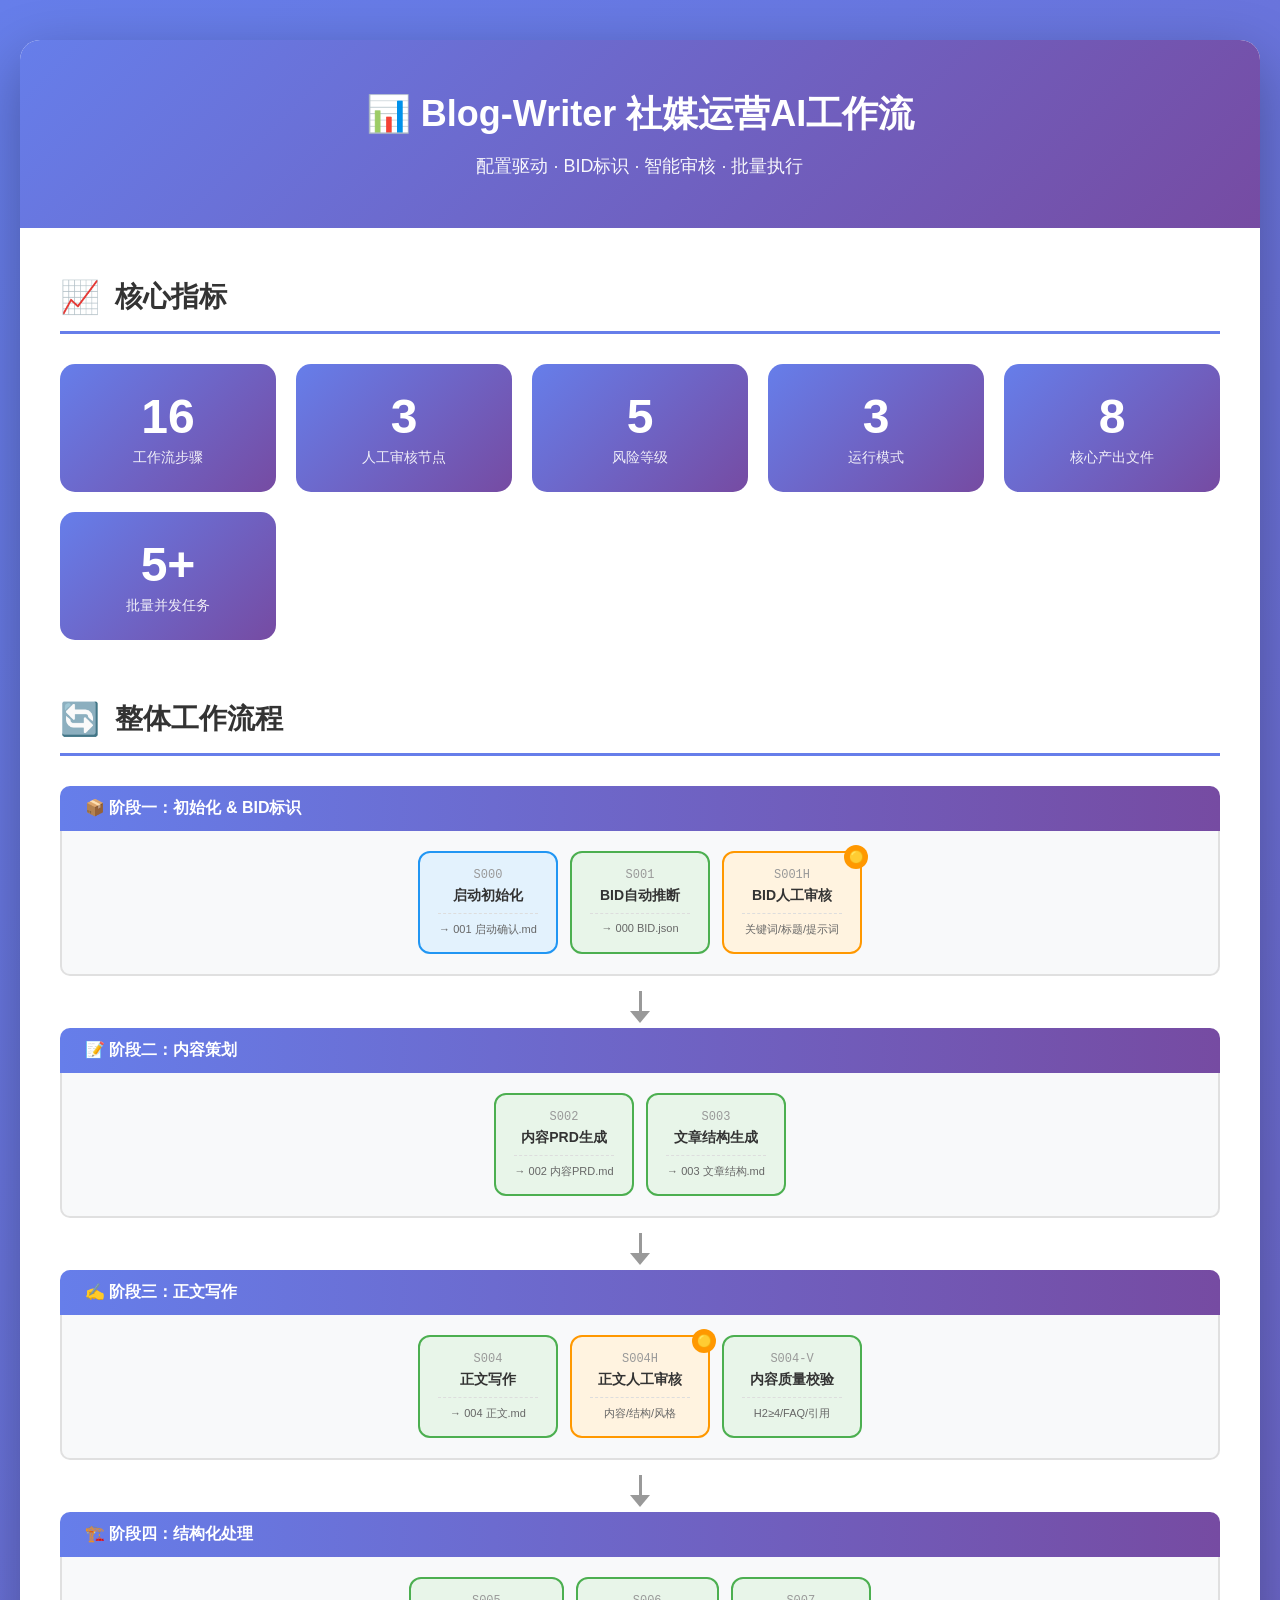
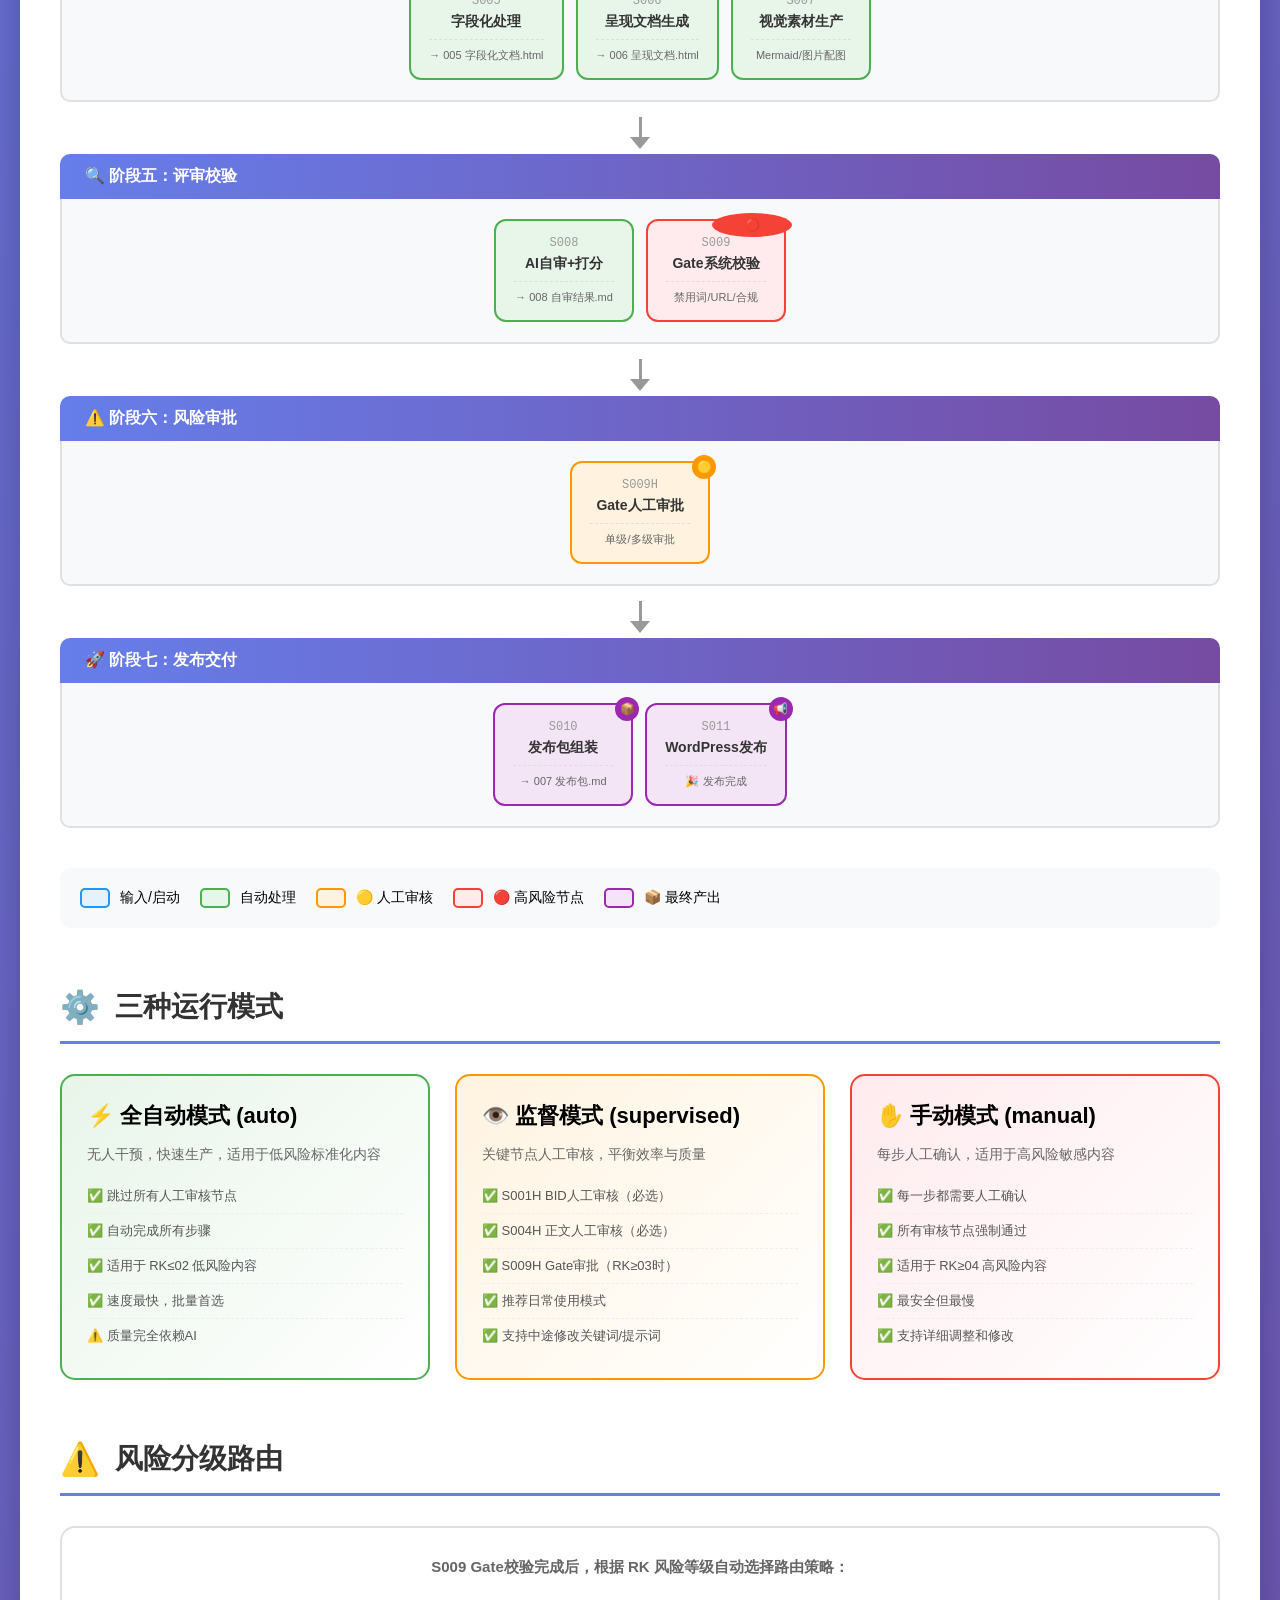
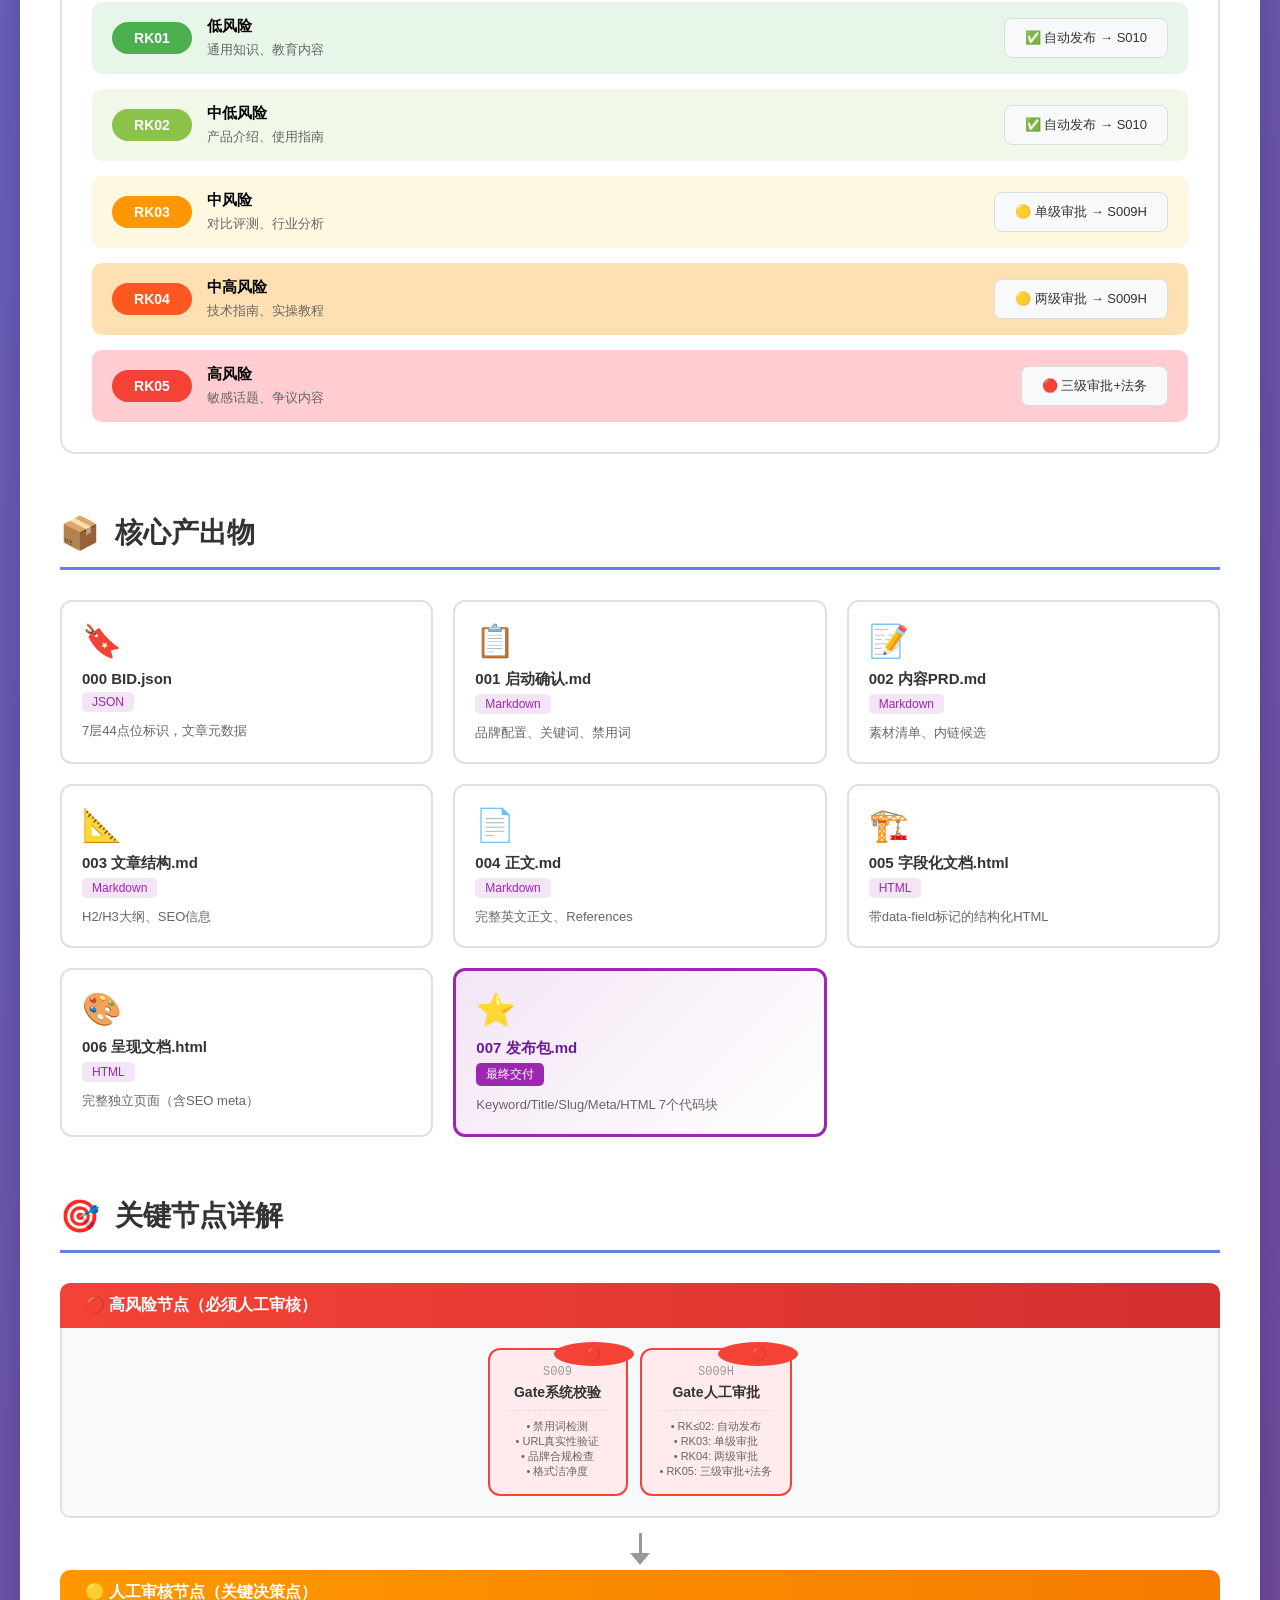
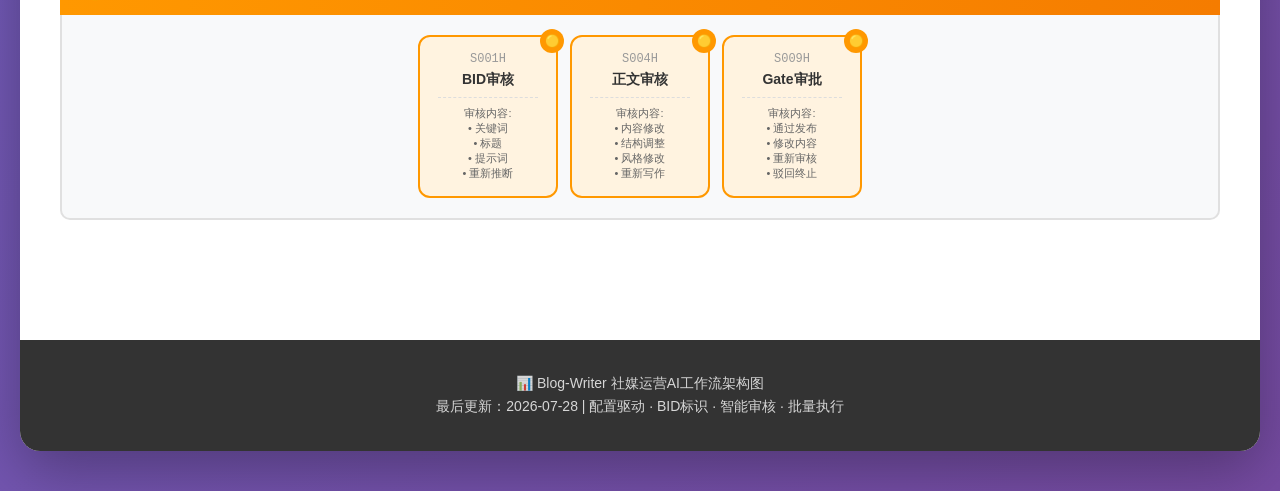
<file: docs/架构流程图.html>
<!DOCTYPE html>
<html lang="zh-CN">
<head>
    <meta charset="UTF-8">
    <meta name="viewport" content="width=device-width, initial-scale=1.0">
    <title>Blog-Writer 社媒运营AI工作流架构图</title>
    <style>
        * {
            margin: 0;
            padding: 0;
            box-sizing: border-box;
        }
        
        body {
            font-family: -apple-system, BlinkMacSystemFont, 'Segoe UI', 'PingFang SC', 'Hiragino Sans GB', 'Microsoft YaHei', sans-serif;
            background: linear-gradient(135deg, #667eea 0%, #764ba2 100%);
            min-height: 100vh;
            padding: 40px 20px;
        }
        
        .container {
            max-width: 1400px;
            margin: 0 auto;
            background: #fff;
            border-radius: 20px;
            box-shadow: 0 20px 60px rgba(0,0,0,0.3);
            overflow: hidden;
        }
        
        .header {
            background: linear-gradient(135deg, #667eea 0%, #764ba2 100%);
            color: #fff;
            padding: 50px 40px;
            text-align: center;
        }
        
        .header h1 {
            font-size: 36px;
            margin-bottom: 15px;
            font-weight: 700;
        }
        
        .header p {
            font-size: 18px;
            opacity: 0.95;
        }
        
        .content {
            padding: 50px 40px;
        }
        
        .section {
            margin-bottom: 60px;
        }
        
        .section-title {
            font-size: 28px;
            font-weight: 700;
            color: #333;
            margin-bottom: 30px;
            padding-bottom: 15px;
            border-bottom: 3px solid #667eea;
            display: flex;
            align-items: center;
            gap: 15px;
        }
        
        .section-title .icon {
            font-size: 32px;
        }
        
        .flowchart {
            display: flex;
            flex-direction: column;
            align-items: center;
            gap: 0;
        }
        
        .flow-phase {
            width: 100%;
            margin-bottom: 10px;
        }
        
        .phase-header {
            background: linear-gradient(90deg, #667eea 0%, #764ba2 100%);
            color: #fff;
            padding: 12px 25px;
            border-radius: 10px 10px 0 0;
            font-weight: 600;
            font-size: 16px;
            display: flex;
            align-items: center;
            gap: 10px;
        }
        
        .phase-content {
            background: #f8f9fa;
            border: 2px solid #e0e0e0;
            border-top: none;
            border-radius: 0 0 10px 10px;
            padding: 20px;
            display: flex;
            flex-wrap: wrap;
            gap: 12px;
            justify-content: center;
        }
        
        .node {
            background: #fff;
            border: 2px solid #ddd;
            border-radius: 12px;
            padding: 15px 18px;
            min-width: 140px;
            text-align: center;
            transition: all 0.3s ease;
            cursor: pointer;
            position: relative;
        }
        
        .node:hover {
            transform: translateY(-3px);
            box-shadow: 0 8px 25px rgba(0,0,0,0.15);
        }
        
        .node .step-id {
            font-size: 12px;
            color: #999;
            margin-bottom: 5px;
            font-family: monospace;
        }
        
        .node .step-name {
            font-size: 14px;
            font-weight: 600;
            color: #333;
        }
        
        .node .step-output {
            font-size: 11px;
            color: #666;
            margin-top: 8px;
            padding-top: 8px;
            border-top: 1px dashed #ddd;
        }
        
        .node.input {
            border-color: #2196F3;
            background: #E3F2FD;
        }
        
        .node.process {
            border-color: #4CAF50;
            background: #E8F5E9;
        }
        
        .node.review {
            border-color: #FF9800;
            background: #FFF3E0;
        }
        
        .node.risk {
            border-color: #f44336;
            background: #FFEBEE;
        }
        
        .node.output {
            border-color: #9C27B0;
            background: #F3E5F5;
        }
        
        .node .badge {
            position: absolute;
            top: -8px;
            right: -8px;
            width: 24px;
            height: 24px;
            border-radius: 50%;
            display: flex;
            align-items: center;
            justify-content: center;
            font-size: 12px;
            color: #fff;
            font-weight: bold;
        }
        
        .badge.review-badge {
            background: #FF9800;
        }
        
        .badge.risk-badge {
            background: #f44336;
        }
        
        .badge.output-badge {
            background: #9C27B0;
        }
        
        .arrow {
            display: flex;
            flex-direction: column;
            align-items: center;
            margin: 5px 0;
        }
        
        .arrow-line {
            width: 3px;
            height: 20px;
            background: #999;
        }
        
        .arrow-head {
            width: 0;
            height: 0;
            border-left: 10px solid transparent;
            border-right: 10px solid transparent;
            border-top: 12px solid #999;
        }
        
        .legend {
            display: flex;
            flex-wrap: wrap;
            gap: 20px;
            margin-top: 30px;
            padding: 20px;
            background: #f8f9fa;
            border-radius: 10px;
        }
        
        .legend-item {
            display: flex;
            align-items: center;
            gap: 10px;
            font-size: 14px;
        }
        
        .legend-color {
            width: 30px;
            height: 20px;
            border-radius: 5px;
            border: 2px solid #ddd;
        }
        
        .stats-grid {
            display: grid;
            grid-template-columns: repeat(auto-fit, minmax(200px, 1fr));
            gap: 20px;
            margin-bottom: 30px;
        }
        
        .stat-card {
            background: linear-gradient(135deg, #667eea 0%, #764ba2 100%);
            color: #fff;
            padding: 25px;
            border-radius: 15px;
            text-align: center;
        }
        
        .stat-card .number {
            font-size: 48px;
            font-weight: 700;
        }
        
        .stat-card .label {
            font-size: 14px;
            opacity: 0.9;
            margin-top: 5px;
        }
        
        .mode-comparison {
            display: grid;
            grid-template-columns: repeat(auto-fit, minmax(300px, 1fr));
            gap: 25px;
        }
        
        .mode-card {
            background: #fff;
            border: 2px solid #e0e0e0;
            border-radius: 15px;
            padding: 25px;
            transition: all 0.3s ease;
        }
        
        .mode-card:hover {
            transform: translateY(-5px);
            box-shadow: 0 15px 40px rgba(0,0,0,0.15);
        }
        
        .mode-card.auto {
            border-color: #4CAF50;
            background: linear-gradient(135deg, #E8F5E9 0%, #fff 100%);
        }
        
        .mode-card.supervised {
            border-color: #FF9800;
            background: linear-gradient(135deg, #FFF3E0 0%, #fff 100%);
        }
        
        .mode-card.manual {
            border-color: #f44336;
            background: linear-gradient(135deg, #FFEBEE 0%, #fff 100%);
        }
        
        .mode-card h3 {
            font-size: 22px;
            margin-bottom: 15px;
            display: flex;
            align-items: center;
            gap: 10px;
        }
        
        .mode-card .mode-desc {
            font-size: 14px;
            color: #666;
            margin-bottom: 15px;
        }
        
        .mode-card .mode-features {
            list-style: none;
            padding: 0;
        }
        
        .mode-card .mode-features li {
            padding: 8px 0;
            font-size: 13px;
            color: #555;
            border-bottom: 1px dashed #eee;
        }
        
        .mode-card .mode-features li:last-child {
            border-bottom: none;
        }
        
        .risk-flow {
            background: #fff;
            border: 2px solid #e0e0e0;
            border-radius: 15px;
            padding: 30px;
        }
        
        .risk-levels {
            display: flex;
            flex-direction: column;
            gap: 15px;
        }
        
        .risk-item {
            display: flex;
            align-items: center;
            gap: 15px;
            padding: 15px 20px;
            border-radius: 10px;
            transition: all 0.3s ease;
        }
        
        .risk-item:hover {
            transform: translateX(5px);
        }
        
        .risk-badge {
            padding: 8px 15px;
            border-radius: 20px;
            font-weight: 600;
            font-size: 14px;
            min-width: 80px;
            text-align: center;
            color: #fff;
        }
        
        .risk-low {
            background: #4CAF50;
        }
        
        .risk-medium-low {
            background: #8BC34A;
        }
        
        .risk-medium {
            background: #FF9800;
        }
        
        .risk-medium-high {
            background: #FF5722;
        }
        
        .risk-high {
            background: #f44336;
        }
        
        .risk-info {
            flex: 1;
        }
        
        .risk-info .rk-label {
            font-weight: 600;
            font-size: 15px;
            margin-bottom: 5px;
        }
        
        .risk-info .rk-desc {
            font-size: 13px;
            color: #666;
        }
        
        .risk-action {
            padding: 10px 20px;
            background: #f8f9fa;
            border-radius: 8px;
            font-size: 13px;
            font-weight: 500;
            color: #333;
            border: 1px solid #ddd;
        }
        
        .output-grid {
            display: grid;
            grid-template-columns: repeat(auto-fit, minmax(280px, 1fr));
            gap: 20px;
        }
        
        .output-card {
            background: #fff;
            border: 2px solid #e0e0e0;
            border-radius: 12px;
            padding: 20px;
            transition: all 0.3s ease;
        }
        
        .output-card:hover {
            border-color: #9C27B0;
            box-shadow: 0 10px 30px rgba(156, 39, 176, 0.15);
        }
        
        .output-card .output-icon {
            font-size: 32px;
            margin-bottom: 10px;
        }
        
        .output-card .output-name {
            font-weight: 600;
            font-size: 15px;
            color: #333;
            margin-bottom: 5px;
        }
        
        .output-card .output-format {
            display: inline-block;
            padding: 3px 10px;
            background: #F3E5F5;
            color: #9C27B0;
            border-radius: 5px;
            font-size: 12px;
            margin-bottom: 10px;
        }
        
        .output-card .output-desc {
            font-size: 13px;
            color: #666;
        }
        
        .output-card.final {
            background: linear-gradient(135deg, #F3E5F5 0%, #fff 100%);
            border-color: #9C27B0;
            border-width: 3px;
        }
        
        .output-card.final .output-name {
            color: #6A1B9A;
        }
        
        .footer {
            background: #333;
            color: #fff;
            padding: 30px 40px;
            text-align: center;
        }
        
        .footer p {
            margin: 5px 0;
            font-size: 14px;
            opacity: 0.8;
        }
        
        @media (max-width: 768px) {
            body {
                padding: 20px 10px;
            }
            
            .content {
                padding: 30px 20px;
            }
            
            .header {
                padding: 30px 20px;
            }
            
            .header h1 {
                font-size: 24px;
            }
            
            .section-title {
                font-size: 22px;
            }
            
            .node {
                min-width: 120px;
                padding: 12px 14px;
            }
            
            .stat-card .number {
                font-size: 36px;
            }
        }
    </style>
</head>
<body>
    <div class="container">
        <div class="header">
            <h1>📊 Blog-Writer 社媒运营AI工作流</h1>
            <p>配置驱动 · BID标识 · 智能审核 · 批量执行</p>
        </div>
        
        <div class="content">
            <!-- 统计数据 -->
            <div class="section">
                <div class="section-title">
                    <span class="icon">📈</span>
                    核心指标
                </div>
                <div class="stats-grid">
                    <div class="stat-card">
                        <div class="number">16</div>
                        <div class="label">工作流步骤</div>
                    </div>
                    <div class="stat-card">
                        <div class="number">3</div>
                        <div class="label">人工审核节点</div>
                    </div>
                    <div class="stat-card">
                        <div class="number">5</div>
                        <div class="label">风险等级</div>
                    </div>
                    <div class="stat-card">
                        <div class="number">3</div>
                        <div class="label">运行模式</div>
                    </div>
                    <div class="stat-card">
                        <div class="number">8</div>
                        <div class="label">核心产出文件</div>
                    </div>
                    <div class="stat-card">
                        <div class="number">5+</div>
                        <div class="label">批量并发任务</div>
                    </div>
                </div>
            </div>
            
            <!-- 整体流程图 -->
            <div class="section">
                <div class="section-title">
                    <span class="icon">🔄</span>
                    整体工作流程
                </div>
                
                <div class="flowchart">
                    <!-- 阶段1: 初始化 -->
                    <div class="flow-phase">
                        <div class="phase-header">📦 阶段一：初始化 & BID标识</div>
                        <div class="phase-content">
                            <div class="node input">
                                <div class="step-id">S000</div>
                                <div class="step-name">启动初始化</div>
                                <div class="step-output">→ 001 启动确认.md</div>
                            </div>
                            <div class="node process">
                                <div class="step-id">S001</div>
                                <div class="step-name">BID自动推断</div>
                                <div class="step-output">→ 000 BID.json</div>
                            </div>
                            <div class="node review">
                                <span class="badge review-badge">🟡</span>
                                <div class="step-id">S001H</div>
                                <div class="step-name">BID人工审核</div>
                                <div class="step-output">关键词/标题/提示词</div>
                            </div>
                        </div>
                    </div>
                    
                    <div class="arrow">
                        <div class="arrow-line"></div>
                        <div class="arrow-head"></div>
                    </div>
                    
                    <!-- 阶段2: 内容策划 -->
                    <div class="flow-phase">
                        <div class="phase-header">📝 阶段二：内容策划</div>
                        <div class="phase-content">
                            <div class="node process">
                                <div class="step-id">S002</div>
                                <div class="step-name">内容PRD生成</div>
                                <div class="step-output">→ 002 内容PRD.md</div>
                            </div>
                            <div class="node process">
                                <div class="step-id">S003</div>
                                <div class="step-name">文章结构生成</div>
                                <div class="step-output">→ 003 文章结构.md</div>
                            </div>
                        </div>
                    </div>
                    
                    <div class="arrow">
                        <div class="arrow-line"></div>
                        <div class="arrow-head"></div>
                    </div>
                    
                    <!-- 阶段3: 正文写作 -->
                    <div class="flow-phase">
                        <div class="phase-header">✍️ 阶段三：正文写作</div>
                        <div class="phase-content">
                            <div class="node process">
                                <div class="step-id">S004</div>
                                <div class="step-name">正文写作</div>
                                <div class="step-output">→ 004 正文.md</div>
                            </div>
                            <div class="node review">
                                <span class="badge review-badge">🟡</span>
                                <div class="step-id">S004H</div>
                                <div class="step-name">正文人工审核</div>
                                <div class="step-output">内容/结构/风格</div>
                            </div>
                            <div class="node process">
                                <div class="step-id">S004-V</div>
                                <div class="step-name">内容质量校验</div>
                                <div class="step-output">H2≥4/FAQ/引用</div>
                            </div>
                        </div>
                    </div>
                    
                    <div class="arrow">
                        <div class="arrow-line"></div>
                        <div class="arrow-head"></div>
                    </div>
                    
                    <!-- 阶段4: 结构化处理 -->
                    <div class="flow-phase">
                        <div class="phase-header">🏗️ 阶段四：结构化处理</div>
                        <div class="phase-content">
                            <div class="node process">
                                <div class="step-id">S005</div>
                                <div class="step-name">字段化处理</div>
                                <div class="step-output">→ 005 字段化文档.html</div>
                            </div>
                            <div class="node process">
                                <div class="step-id">S006</div>
                                <div class="step-name">呈现文档生成</div>
                                <div class="step-output">→ 006 呈现文档.html</div>
                            </div>
                            <div class="node process">
                                <div class="step-id">S007</div>
                                <div class="step-name">视觉素材生产</div>
                                <div class="step-output">Mermaid/图片配图</div>
                            </div>
                        </div>
                    </div>
                    
                    <div class="arrow">
                        <div class="arrow-line"></div>
                        <div class="arrow-head"></div>
                    </div>
                    
                    <!-- 阶段5: 评审校验 -->
                    <div class="flow-phase">
                        <div class="phase-header">🔍 阶段五：评审校验</div>
                        <div class="phase-content">
                            <div class="node process">
                                <div class="step-id">S008</div>
                                <div class="step-name">AI自审+打分</div>
                                <div class="step-output">→ 008 自审结果.md</div>
                            </div>
                            <div class="node risk">
                                <span class="badge risk-badge">🔴</span>
                                <div class="step-id">S009</div>
                                <div class="step-name">Gate系统校验</div>
                                <div class="step-output">禁用词/URL/合规</div>
                            </div>
                        </div>
                    </div>
                    
                    <div class="arrow">
                        <div class="arrow-line"></div>
                        <div class="arrow-head"></div>
                    </div>
                    
                    <!-- 阶段6: 风险审批 -->
                    <div class="flow-phase">
                        <div class="phase-header">⚠️ 阶段六：风险审批</div>
                        <div class="phase-content">
                            <div class="node review">
                                <span class="badge review-badge">🟡</span>
                                <div class="step-id">S009H</div>
                                <div class="step-name">Gate人工审批</div>
                                <div class="step-output">单级/多级审批</div>
                            </div>
                        </div>
                    </div>
                    
                    <div class="arrow">
                        <div class="arrow-line"></div>
                        <div class="arrow-head"></div>
                    </div>
                    
                    <!-- 阶段7: 发布 -->
                    <div class="flow-phase">
                        <div class="phase-header">🚀 阶段七：发布交付</div>
                        <div class="phase-content">
                            <div class="node output">
                                <span class="badge output-badge">📦</span>
                                <div class="step-id">S010</div>
                                <div class="step-name">发布包组装</div>
                                <div class="step-output">→ 007 发布包.md</div>
                            </div>
                            <div class="node output">
                                <span class="badge output-badge">📢</span>
                                <div class="step-id">S011</div>
                                <div class="step-name">WordPress发布</div>
                                <div class="step-output">🎉 发布完成</div>
                            </div>
                        </div>
                    </div>
                </div>
                
                <!-- 图例 -->
                <div class="legend">
                    <div class="legend-item">
                        <div class="legend-color" style="background: #E3F2FD; border-color: #2196F3;"></div>
                        <span>输入/启动</span>
                    </div>
                    <div class="legend-item">
                        <div class="legend-color" style="background: #E8F5E9; border-color: #4CAF50;"></div>
                        <span>自动处理</span>
                    </div>
                    <div class="legend-item">
                        <div class="legend-color" style="background: #FFF3E0; border-color: #FF9800;"></div>
                        <span>🟡 人工审核</span>
                    </div>
                    <div class="legend-item">
                        <div class="legend-color" style="background: #FFEBEE; border-color: #f44336;"></div>
                        <span>🔴 高风险节点</span>
                    </div>
                    <div class="legend-item">
                        <div class="legend-color" style="background: #F3E5F5; border-color: #9C27B0;"></div>
                        <span>📦 最终产出</span>
                    </div>
                </div>
            </div>
            
            <!-- 三种运行模式 -->
            <div class="section">
                <div class="section-title">
                    <span class="icon">⚙️</span>
                    三种运行模式
                </div>
                
                <div class="mode-comparison">
                    <div class="mode-card auto">
                        <h3>⚡ 全自动模式 (auto)</h3>
                        <p class="mode-desc">无人干预，快速生产，适用于低风险标准化内容</p>
                        <ul class="mode-features">
                            <li>✅ 跳过所有人工审核节点</li>
                            <li>✅ 自动完成所有步骤</li>
                            <li>✅ 适用于 RK≤02 低风险内容</li>
                            <li>✅ 速度最快，批量首选</li>
                            <li>⚠️ 质量完全依赖AI</li>
                        </ul>
                    </div>
                    
                    <div class="mode-card supervised">
                        <h3>👁️ 监督模式 (supervised)</h3>
                        <p class="mode-desc">关键节点人工审核，平衡效率与质量</p>
                        <ul class="mode-features">
                            <li>✅ S001H BID人工审核（必选）</li>
                            <li>✅ S004H 正文人工审核（必选）</li>
                            <li>✅ S009H Gate审批（RK≥03时）</li>
                            <li>✅ 推荐日常使用模式</li>
                            <li>✅ 支持中途修改关键词/提示词</li>
                        </ul>
                    </div>
                    
                    <div class="mode-card manual">
                        <h3>✋ 手动模式 (manual)</h3>
                        <p class="mode-desc">每步人工确认，适用于高风险敏感内容</p>
                        <ul class="mode-features">
                            <li>✅ 每一步都需要人工确认</li>
                            <li>✅ 所有审核节点强制通过</li>
                            <li>✅ 适用于 RK≥04 高风险内容</li>
                            <li>✅ 最安全但最慢</li>
                            <li>✅ 支持详细调整和修改</li>
                        </ul>
                    </div>
                </div>
            </div>
            
            <!-- 风险分级路由 -->
            <div class="section">
                <div class="section-title">
                    <span class="icon">⚠️</span>
                    风险分级路由
                </div>
                
                <div class="risk-flow">
                    <p style="text-align: center; margin-bottom: 25px; font-size: 15px; color: #666;">
                        <strong>S009 Gate校验完成后，根据 RK 风险等级自动选择路由策略：</strong>
                    </p>
                    
                    <div class="risk-levels">
                        <div class="risk-item" style="background: #E8F5E9;">
                            <div class="risk-badge risk-low">RK01</div>
                            <div class="risk-info">
                                <div class="rk-label">低风险</div>
                                <div class="rk-desc">通用知识、教育内容</div>
                            </div>
                            <div class="risk-action">✅ 自动发布 → S010</div>
                        </div>
                        
                        <div class="risk-item" style="background: #F1F8E9;">
                            <div class="risk-badge risk-medium-low">RK02</div>
                            <div class="risk-info">
                                <div class="rk-label">中低风险</div>
                                <div class="rk-desc">产品介绍、使用指南</div>
                            </div>
                            <div class="risk-action">✅ 自动发布 → S010</div>
                        </div>
                        
                        <div class="risk-item" style="background: #FFF8E1;">
                            <div class="risk-badge risk-medium">RK03</div>
                            <div class="risk-info">
                                <div class="rk-label">中风险</div>
                                <div class="rk-desc">对比评测、行业分析</div>
                            </div>
                            <div class="risk-action">🟡 单级审批 → S009H</div>
                        </div>
                        
                        <div class="risk-item" style="background: #FFE0B2;">
                            <div class="risk-badge risk-medium-high">RK04</div>
                            <div class="risk-info">
                                <div class="rk-label">中高风险</div>
                                <div class="rk-desc">技术指南、实操教程</div>
                            </div>
                            <div class="risk-action">🟡 两级审批 → S009H</div>
                        </div>
                        
                        <div class="risk-item" style="background: #FFCDD2;">
                            <div class="risk-badge risk-high">RK05</div>
                            <div class="risk-info">
                                <div class="rk-label">高风险</div>
                                <div class="rk-desc">敏感话题、争议内容</div>
                            </div>
                            <div class="risk-action">🔴 三级审批+法务</div>
                        </div>
                    </div>
                </div>
            </div>
            
            <!-- 核心产出物 -->
            <div class="section">
                <div class="section-title">
                    <span class="icon">📦</span>
                    核心产出物
                </div>
                
                <div class="output-grid">
                    <div class="output-card">
                        <div class="output-icon">🔖</div>
                        <div class="output-name">000 BID.json</div>
                        <span class="output-format">JSON</span>
                        <div class="output-desc">7层44点位标识，文章元数据</div>
                    </div>
                    
                    <div class="output-card">
                        <div class="output-icon">📋</div>
                        <div class="output-name">001 启动确认.md</div>
                        <span class="output-format">Markdown</span>
                        <div class="output-desc">品牌配置、关键词、禁用词</div>
                    </div>
                    
                    <div class="output-card">
                        <div class="output-icon">📝</div>
                        <div class="output-name">002 内容PRD.md</div>
                        <span class="output-format">Markdown</span>
                        <div class="output-desc">素材清单、内链候选</div>
                    </div>
                    
                    <div class="output-card">
                        <div class="output-icon">📐</div>
                        <div class="output-name">003 文章结构.md</div>
                        <span class="output-format">Markdown</span>
                        <div class="output-desc">H2/H3大纲、SEO信息</div>
                    </div>
                    
                    <div class="output-card">
                        <div class="output-icon">📄</div>
                        <div class="output-name">004 正文.md</div>
                        <span class="output-format">Markdown</span>
                        <div class="output-desc">完整英文正文、References</div>
                    </div>
                    
                    <div class="output-card">
                        <div class="output-icon">🏗️</div>
                        <div class="output-name">005 字段化文档.html</div>
                        <span class="output-format">HTML</span>
                        <div class="output-desc">带data-field标记的结构化HTML</div>
                    </div>
                    
                    <div class="output-card">
                        <div class="output-icon">🎨</div>
                        <div class="output-name">006 呈现文档.html</div>
                        <span class="output-format">HTML</span>
                        <div class="output-desc">完整独立页面（含SEO meta）</div>
                    </div>
                    
                    <div class="output-card final">
                        <div class="output-icon">⭐</div>
                        <div class="output-name">007 发布包.md</div>
                        <span class="output-format" style="background: #9C27B0; color: #fff;">最终交付</span>
                        <div class="output-desc">Keyword/Title/Slug/Meta/HTML 7个代码块</div>
                    </div>
                </div>
            </div>
            
            <!-- 关键节点说明 -->
            <div class="section">
                <div class="section-title">
                    <span class="icon">🎯</span>
                    关键节点详解
                </div>
                
                <div class="flowchart">
                    <div class="flow-phase">
                        <div class="phase-header" style="background: linear-gradient(90deg, #f44336 0%, #d32f2f 100%);">🔴 高风险节点（必须人工审核）</div>
                        <div class="phase-content">
                            <div class="node risk">
                                <span class="badge risk-badge">🔴</span>
                                <div class="step-id">S009</div>
                                <div class="step-name">Gate系统校验</div>
                                <div class="step-output">• 禁用词检测<br/>• URL真实性验证<br/>• 品牌合规检查<br/>• 格式洁净度</div>
                            </div>
                            <div class="node risk">
                                <span class="badge risk-badge">🔴</span>
                                <div class="step-id">S009H</div>
                                <div class="step-name">Gate人工审批</div>
                                <div class="step-output">• RK≤02: 自动发布<br/>• RK03: 单级审批<br/>• RK04: 两级审批<br/>• RK05: 三级审批+法务</div>
                            </div>
                        </div>
                    </div>
                    
                    <div class="arrow">
                        <div class="arrow-line"></div>
                        <div class="arrow-head"></div>
                    </div>
                    
                    <div class="flow-phase">
                        <div class="phase-header" style="background: linear-gradient(90deg, #FF9800 0%, #F57C00 100%);">🟡 人工审核节点（关键决策点）</div>
                        <div class="phase-content">
                            <div class="node review">
                                <span class="badge review-badge">🟡</span>
                                <div class="step-id">S001H</div>
                                <div class="step-name">BID审核</div>
                                <div class="step-output">审核内容:<br/>• 关键词<br/>• 标题<br/>• 提示词<br/>• 重新推断</div>
                            </div>
                            <div class="node review">
                                <span class="badge review-badge">🟡</span>
                                <div class="step-id">S004H</div>
                                <div class="step-name">正文审核</div>
                                <div class="step-output">审核内容:<br/>• 内容修改<br/>• 结构调整<br/>• 风格修改<br/>• 重新写作</div>
                            </div>
                            <div class="node review">
                                <span class="badge review-badge">🟡</span>
                                <div class="step-id">S009H</div>
                                <div class="step-name">Gate审批</div>
                                <div class="step-output">审核内容:<br/>• 通过发布<br/>• 修改内容<br/>• 重新审核<br/>• 驳回终止</div>
                            </div>
                        </div>
                    </div>
                </div>
            </div>
        </div>
        
        <div class="footer">
            <p>📊 Blog-Writer 社媒运营AI工作流架构图</p>
            <p>最后更新：2026-07-28 | 配置驱动 · BID标识 · 智能审核 · 批量执行</p>
        </div>
    </div>
</body>
</html>
</file>
